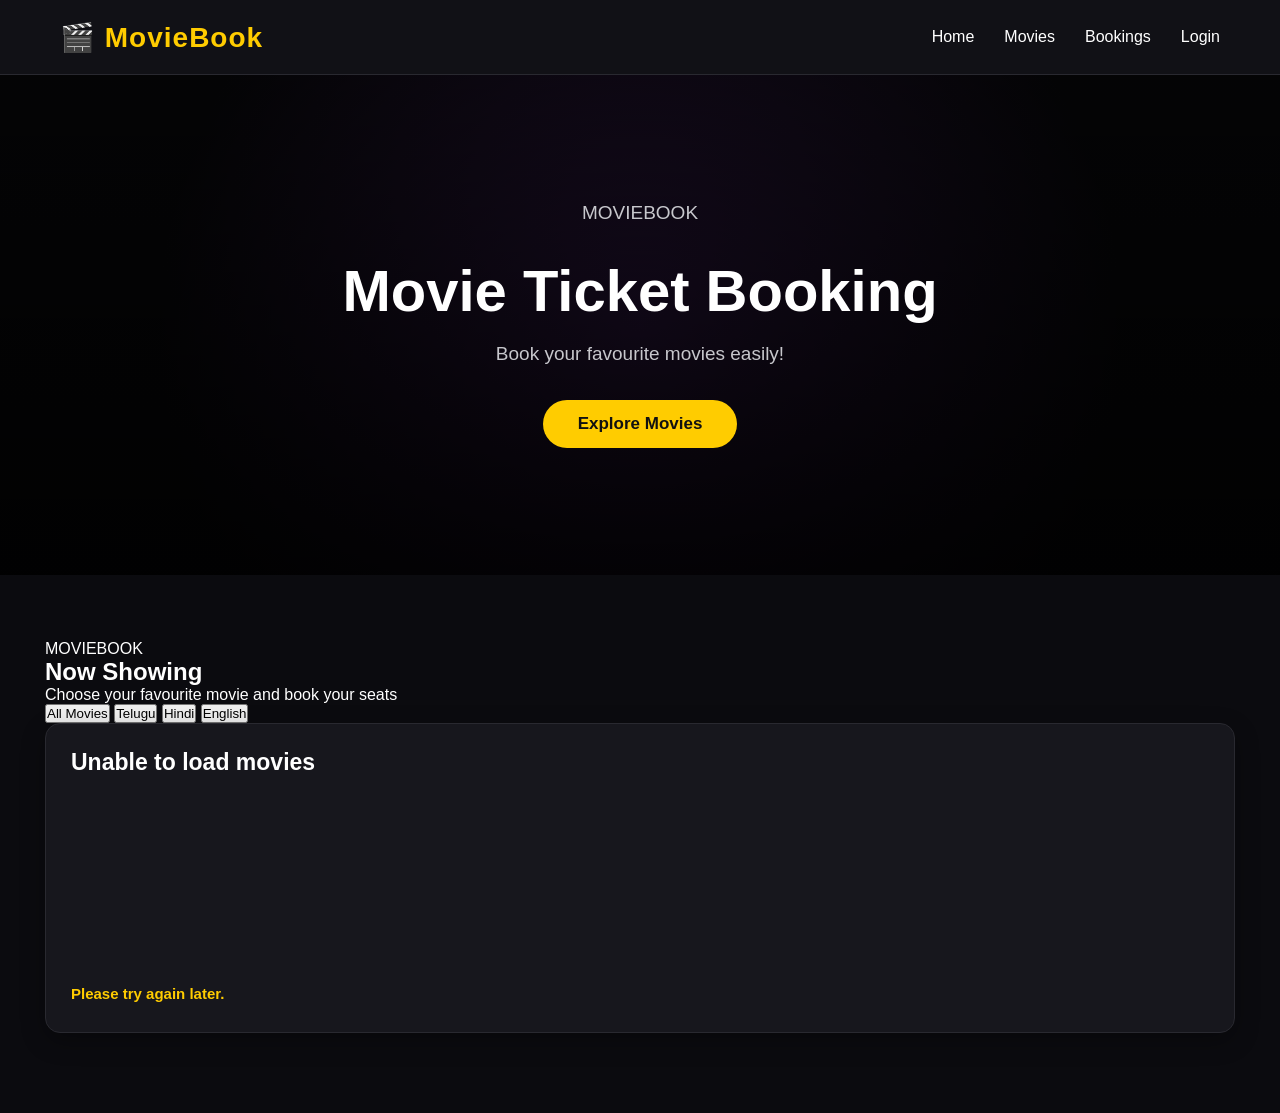
<file: index.html>
<!DOCTYPE html>
<html lang="en">

<head>

    <meta charset="UTF-8">

    <meta name="viewport"
          content="width=device-width, initial-scale=1.0">

    <title>MovieBook - Home</title>

    <link rel="stylesheet" href="style.css">

</head>


<body>


<!-- =====================================================
     NAVBAR
===================================================== -->

<nav class="navbar">

    <!-- LOGO -->

    <div class="logo">
        🎬 MovieBook
    </div>


    <!-- NAVIGATION LINKS -->

    <div class="nav-links">

        <a href="index.html">
            Home
        </a>


        <!-- Movies goes to Movies section on this page -->

        <a href="#movies">
            Movies
        </a>


        <a href="bookings.html">
            Bookings
        </a>


        <a href="login.html">
            Login
        </a>

    </div>

</nav>



<!-- =====================================================
     HERO SECTION
===================================================== -->

<section id="home" class="hero">

    <div class="hero-content">


        <p class="hero-small-title">
            MOVIEBOOK
        </p>


        <h1>
            Movie Ticket Booking
        </h1>


        <p>
            Book your favourite movies easily!
        </p>


        <button onclick="scrollToMovies()">
            Explore Movies
        </button>


    </div>

</section>



<!-- =====================================================
     MOVIES SECTION
===================================================== -->

<section id="movies"
         class="movies-section">


    <!-- SECTION HEADING -->

    <div class="movies-heading">

        <p class="movies-small-title">
            MOVIEBOOK
        </p>


        <h2>
            Now Showing
        </h2>


        <p>
            Choose your favourite movie and book your seats
        </p>

    </div>



    <!-- =================================================
         LANGUAGE FILTER
    ================================================== -->

    <div class="movie-filter">


        <button onclick="filterMovies('All')">
            All Movies
        </button>


        <button onclick="filterMovies('Telugu')">
            Telugu
        </button>


        <button onclick="filterMovies('Hindi')">
            Hindi
        </button>


        <button onclick="filterMovies('English')">
            English
        </button>


    </div>



    <!-- =================================================
         MOVIE CONTAINER
    ================================================== -->

    <div id="movieContainer"
         class="movie-container">

        <!-- Movies will be loaded from Spring Boot -->

    </div>


</section>



<!-- =====================================================
     JAVASCRIPT
===================================================== -->

<script src="navbar.js"></script>
<script src="script.js"></script>


</body>

</html>
</file>
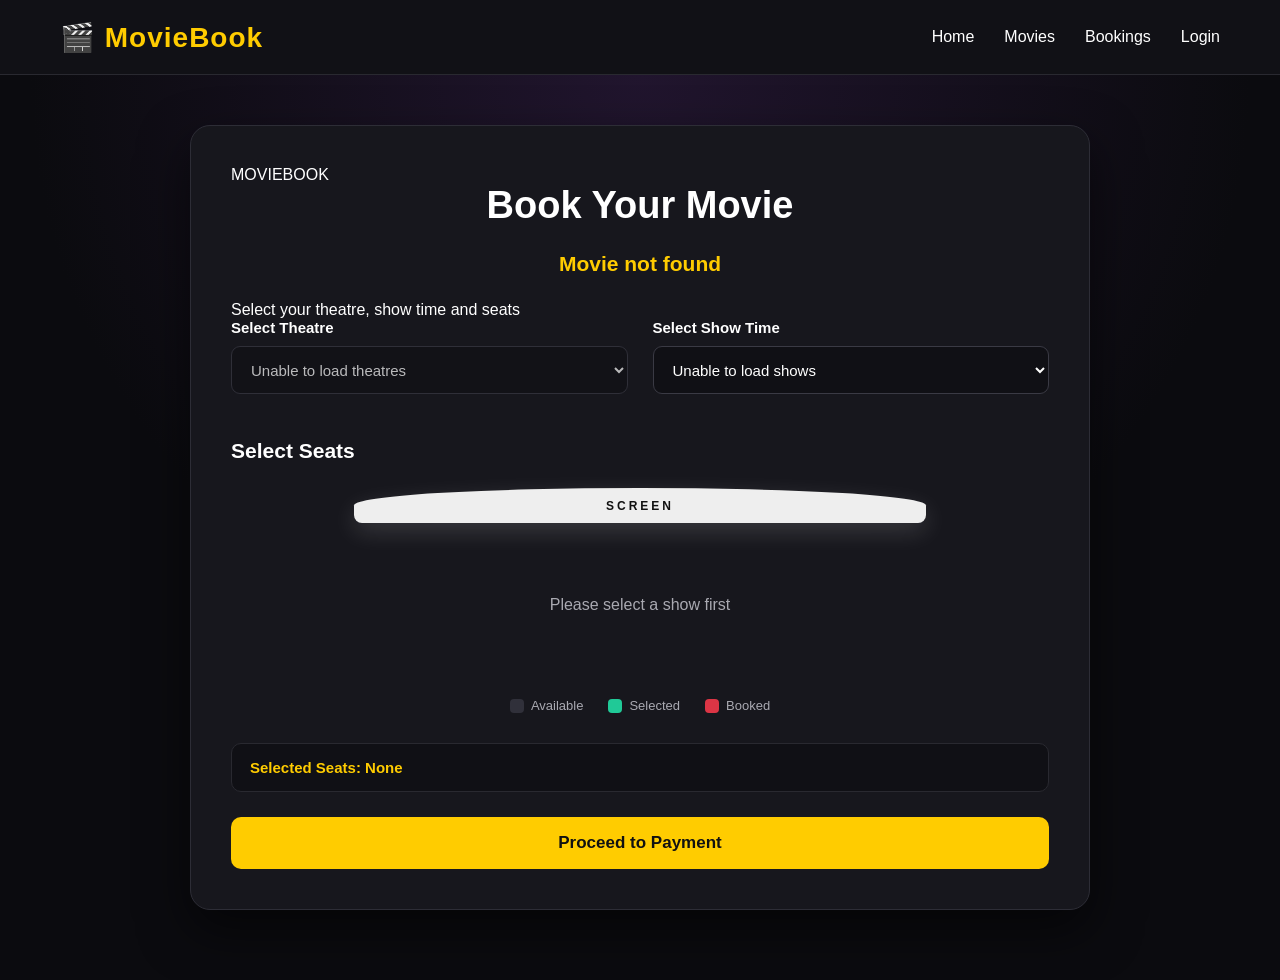
<file: booking.html>
<!DOCTYPE html>
<html lang="en">

<head>

    <meta charset="UTF-8">

    <meta name="viewport"
          content="width=device-width, initial-scale=1.0">

    <title>MovieBook - Book Movie</title>

    <link rel="stylesheet" href="style.css">

</head>


<body>


<!-- ================= NAVBAR ================= -->

<nav class="navbar">

    <div class="logo">
        🎬 MovieBook
    </div>


    <div class="nav-links">

        <a href="index.html">
            Home
        </a>

        <a href="movies.html">
            Movies
        </a>

        <a href="bookings.html">
            Bookings
        </a>

        <a href="login.html">
            Login
        </a>

    </div>

</nav>



<!-- ================= BOOKING PAGE ================= -->

<main class="booking-page">


    <!-- ================= BOOKING CARD ================= -->

    <div class="booking-container">


        <!-- ================= HEADING ================= -->

        <div class="booking-heading">

            <p class="booking-small-title">
                MOVIEBOOK
            </p>

            <h1>
                Book Your Movie
            </h1>

            <h2 id="selectedMovie">
                Selected Movie:
            </h2>

            <p class="booking-description">
                Select your theatre, show time and seats
            </p>

        </div>



        <!-- ================= THEATRE & SHOW TIME ================= -->

        <div class="booking-row">


            <!-- THEATRE -->

            <div class="form-group">

                <label for="theatre">
                    Select Theatre
                </label>


                <select
                    id="theatre"
                    onchange="loadShows()">

                    <option value="">
                        Select Theatre
                    </option>

                </select>

            </div>



            <!-- SHOW TIME -->

            <div class="form-group">

                <label for="showTime">
                    Select Show Time
                </label>


                <select
                    id="showTime"
                    onchange="loadSeats()">

                    <option value="">
                        Select Show Time
                    </option>

                </select>

            </div>

        </div>



        <!-- ================= SEATS ================= -->

        <div class="seat-section">

            <h3>
                Select Seats
            </h3>


            <!-- CINEMA SCREEN -->

            <div class="screen">
                SCREEN
            </div>


            <!-- SEAT CONTAINER -->

            <div id="seatContainer">

                <p>
                    Please select a show first
                </p>

            </div>



            <!-- ================= SEAT LEGEND ================= -->

            <div class="seat-legend">


                <div>

                    <span class="legend-seat available">
                    </span>

                    Available

                </div>


                <div>

                    <span class="legend-seat selected">
                    </span>

                    Selected

                </div>


                <div>

                    <span class="legend-seat booked">
                    </span>

                    Booked

                </div>


            </div>

        </div>



        <!-- ================= SELECTED SEATS ================= -->

        <div class="selected-seats-box">

            <p id="selectedSeatsText">
                Selected Seats: None
            </p>

        </div>



        <!-- ================= PAYMENT BUTTON ================= -->

        <button
            class="confirm-btn"
            onclick="proceedToPayment()">

            Proceed to Payment

        </button>


    </div>

</main>



<!-- ================= JAVASCRIPT ================= -->

<script src="navbar.js"></script>

<script src="booking.js"></script>

</body>

</html>
</file>
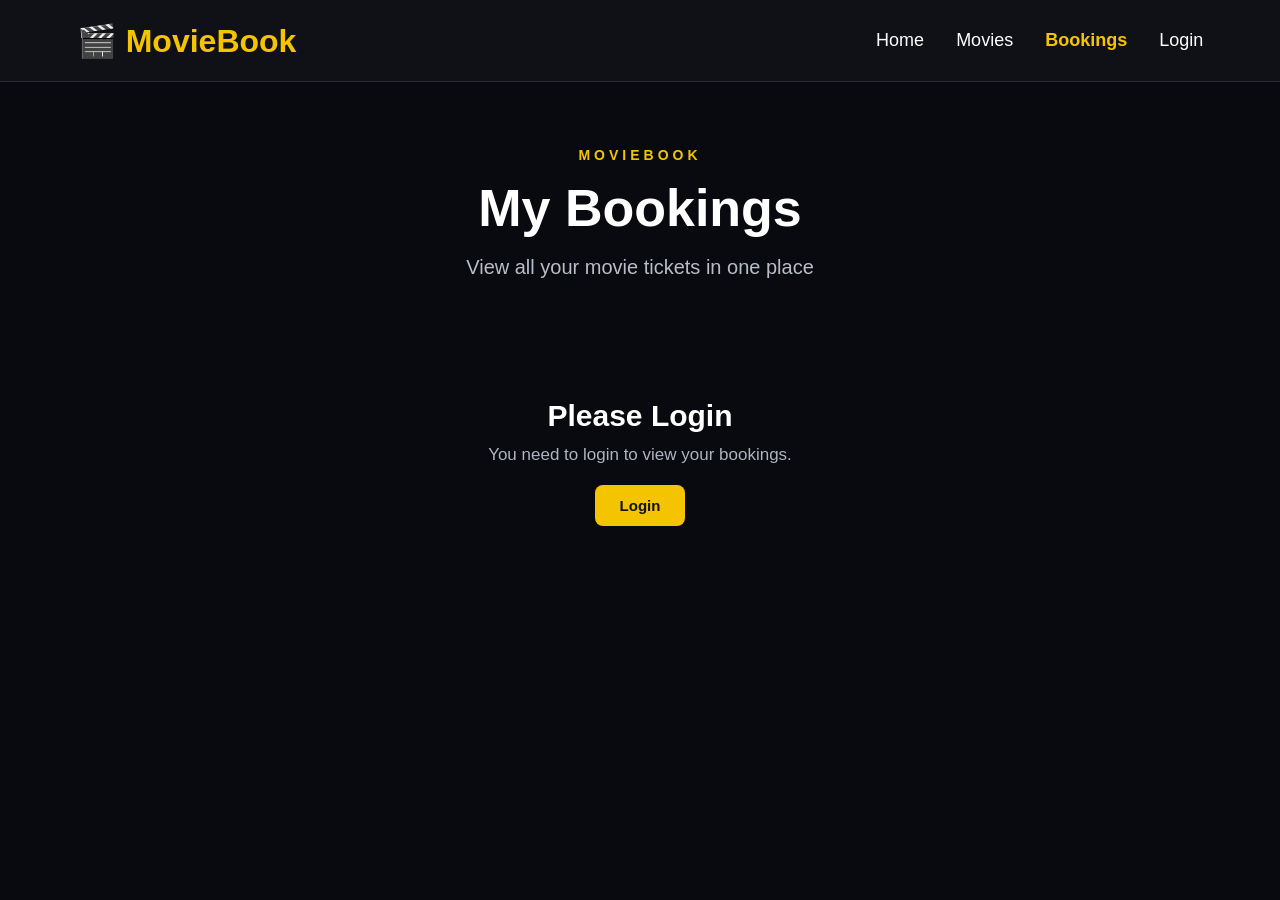
<file: bookings.html>
<!DOCTYPE html>
<html lang="en">

<head>

    <meta charset="UTF-8">

    <meta name="viewport"
          content="width=device-width, initial-scale=1.0">

    <title>MovieBook - My Bookings</title>

    <link rel="stylesheet" href="bookings.css">

</head>


<body>


<!-- ================= NAVBAR ================= -->

<nav class="navbar">

    <div class="logo">
        🎬 MovieBook
    </div>


    <div class="nav-links">

        <a href="index.html">
            Home
        </a>

        <a href="movies.html">
            Movies
        </a>

        <a href="bookings.html"
           class="active">

            Bookings

        </a>

        <a href="login.html">
            Login
        </a>

    </div>

</nav>



<!-- ================= MY BOOKINGS PAGE ================= -->

<main class="bookings-page">


    <!-- ================= HEADING ================= -->

    <div class="bookings-header">

        <p>
            MOVIEBOOK
        </p>

        <h1>
            My Bookings
        </h1>

        <span>
            View all your movie tickets in one place
        </span>

    </div>



    <!-- ================= BOOKINGS CONTAINER ================= -->

    <div id="bookingsContainer"
         class="bookings-container">

        <div class="loading">

            Loading your bookings...

        </div>

    </div>


</main>



<!-- ================= JAVASCRIPT ================= -->
<script src="navbar.js"></script>
<script src="bookings.js"></script>

</body>

</html>
</file>
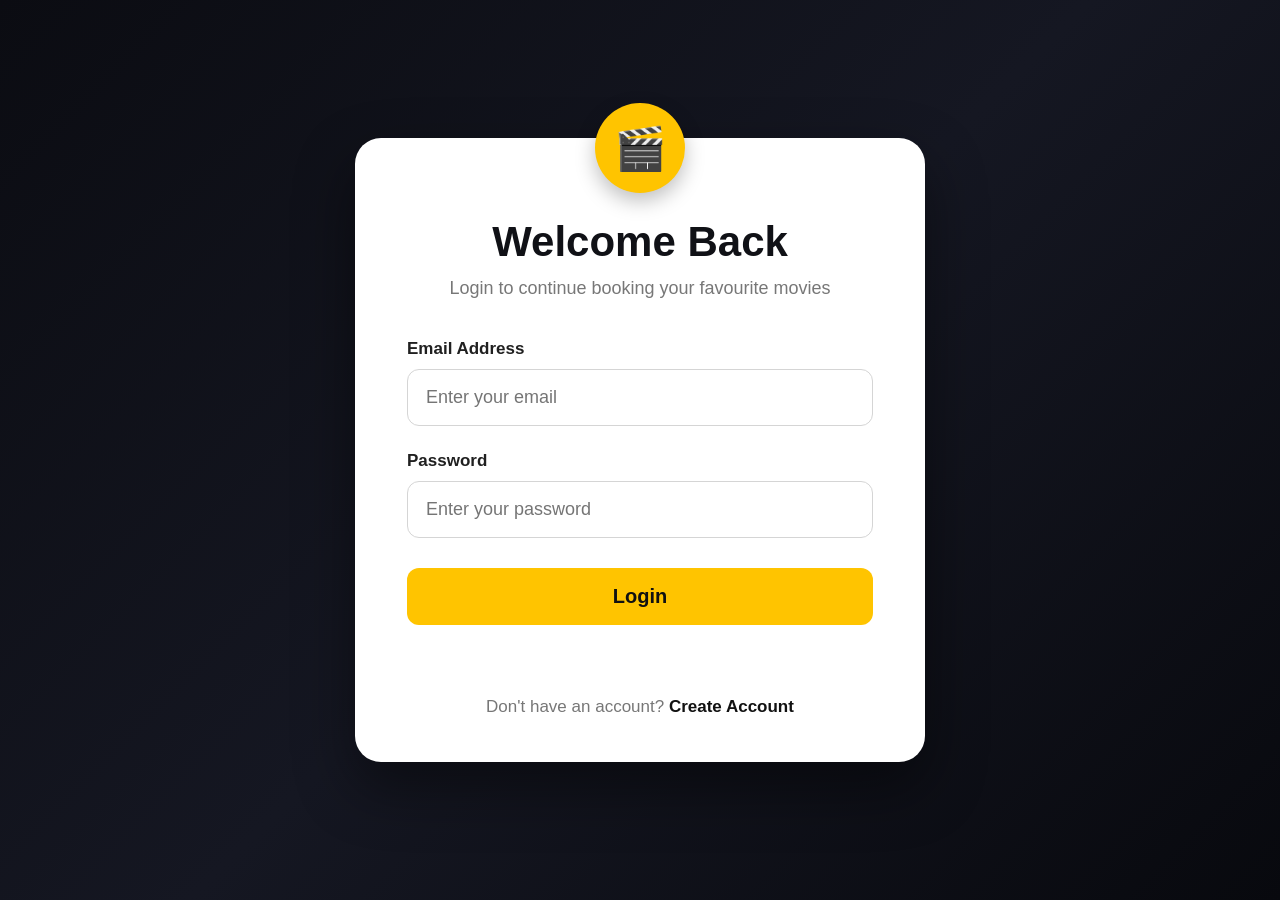
<file: login.html>
<!DOCTYPE html>
<html lang="en">

<head>

    <meta charset="UTF-8">

    <meta name="viewport"
          content="width=device-width, initial-scale=1.0">

    <title>MovieBook - Login</title>

    <link rel="stylesheet" href="login.css">

</head>


<body>


    <!-- ================= LOGIN PAGE ================= -->

    <div class="login-container">


        <!-- Movie Icon -->

        <div class="login-icon">
            🎬
        </div>


        <!-- Heading -->

        <h1>
            Welcome Back
        </h1>


        <p class="login-subtitle">
            Login to continue booking your favourite movies
        </p>


        <!-- ================= LOGIN FORM ================= -->

        <form id="loginForm">


            <!-- Email -->

            <div class="form-group">

                <label for="email">
                    Email Address
                </label>

                <input
                    type="email"
                    id="email"
                    placeholder="Enter your email"
                    required>

            </div>


            <!-- Password -->

            <div class="form-group">

                <label for="password">
                    Password
                </label>

                <input
                    type="password"
                    id="password"
                    placeholder="Enter your password"
                    required>

            </div>


            <!-- Login Button -->

            <button
                type="submit"
                class="login-btn">

                Login

            </button>


            <!-- Error / Success Message -->

            <p id="message"></p>


        </form>


        <!-- Register -->

        <p class="register-text">

            Don't have an account?

            <a href="register.html">
                Create Account
            </a>

        </p>


    </div>


    <!-- ================= JAVASCRIPT ================= -->

    <script src="login.js"></script>


</body>

</html>
</file>
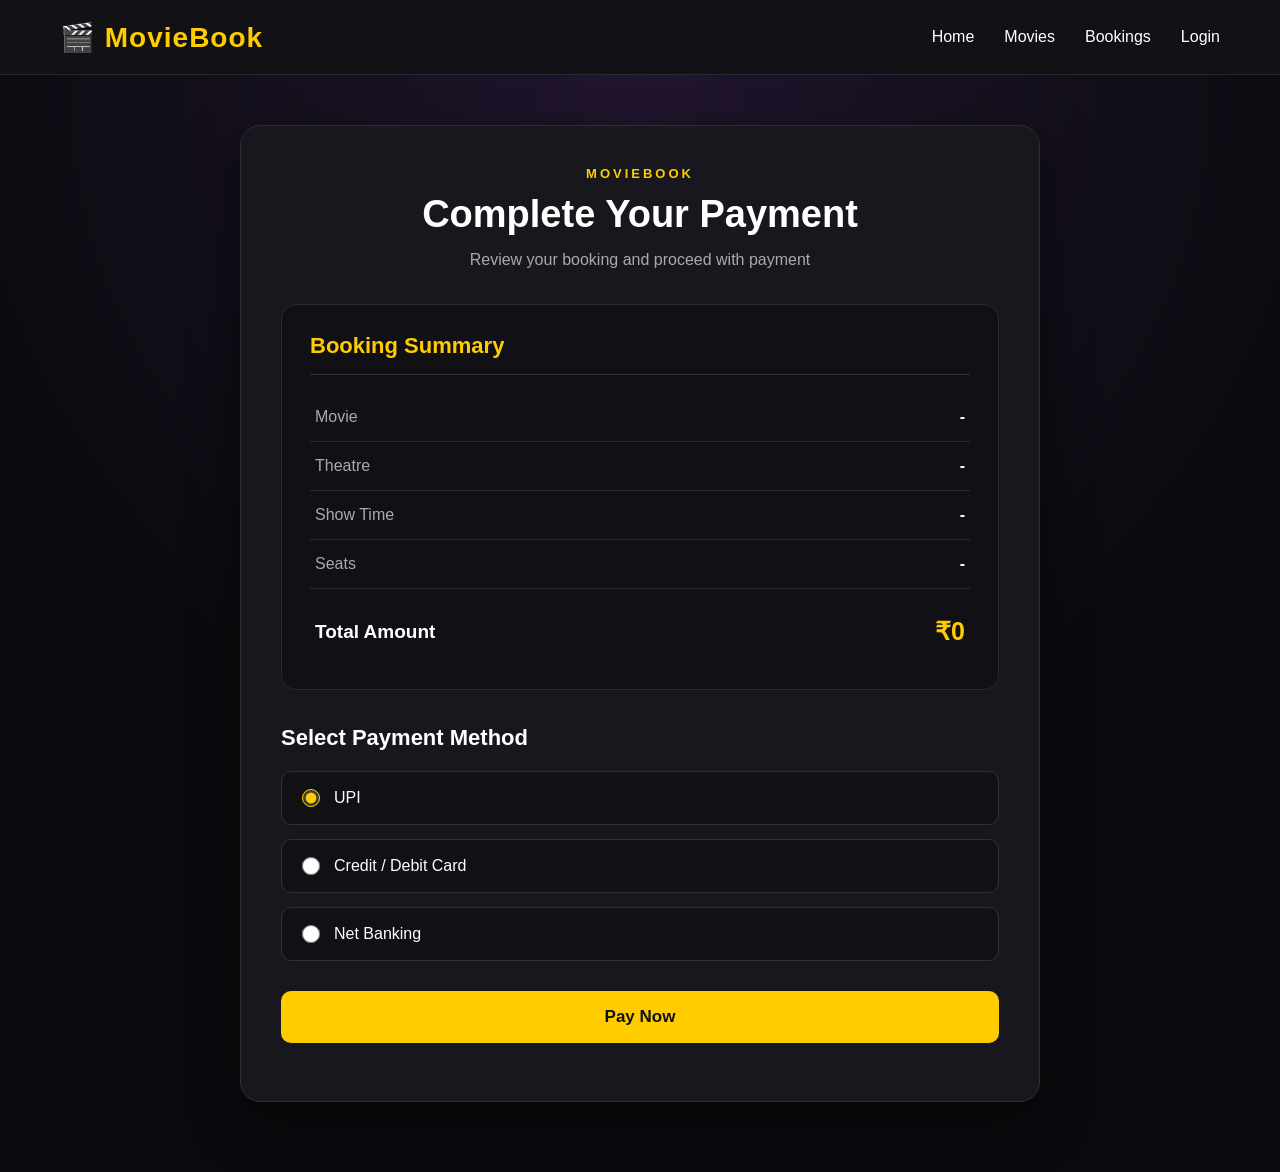
<file: payment.html>
<!DOCTYPE html>

<html lang="en">

<head>

    <meta charset="UTF-8">

    <meta name="viewport"
          content="width=device-width, initial-scale=1.0">

    <title>MovieBook - Payment</title>

    <link rel="stylesheet" href="style.css">

</head>

<body>

<!-- ================= NAVBAR ================= -->

<nav class="navbar">

    <div class="logo">
        🎬 MovieBook
    </div>

    <div class="nav-links">

        <a href="index.html">
            Home
        </a>

        <a href="movies.html">
            Movies
        </a>

        <a href="bookings.html">
            Bookings
        </a>

        <a href="login.html">
            Login
        </a>

    </div>

</nav>


<!-- ================= PAYMENT PAGE ================= -->

<main class="payment-page">

    <div class="payment-container">


        <!-- HEADING -->

        <div class="payment-heading">

            <p class="booking-small-title">
                MOVIEBOOK
            </p>

            <h1>
                Complete Your Payment
            </h1>

            <p>
                Review your booking and proceed with payment
            </p>

        </div>


        <!-- BOOKING SUMMARY -->

        <div class="payment-summary">

            <h2>
                Booking Summary
            </h2>


            <div class="summary-row">

                <span>Movie</span>

                <strong id="paymentMovie">
                    -
                </strong>

            </div>


            <div class="summary-row">

                <span>Theatre</span>

                <strong id="paymentTheatre">
                    -
                </strong>

            </div>


            <div class="summary-row">

                <span>Show Time</span>

                <strong id="paymentShowTime">
                    -
                </strong>

            </div>


            <div class="summary-row">

                <span>Seats</span>

                <strong id="paymentSeats">
                    -
                </strong>

            </div>


            <div class="summary-row total-row">

                <span>Total Amount</span>

                <strong id="totalAmount">
                    ₹0
                </strong>

            </div>

        </div>


        <!-- PAYMENT METHOD -->

        <div class="payment-method">

            <h2>
                Select Payment Method
            </h2>


            <label class="payment-option">

                <input
                    type="radio"
                    name="payment"
                    value="UPI"
                    checked
                >

                UPI

            </label>


            <label class="payment-option">

                <input
                    type="radio"
                    name="payment"
                    value="CARD"
                >

                Credit / Debit Card

            </label>


            <label class="payment-option">

                <input
                    type="radio"
                    name="payment"
                    value="NETBANKING"
                >

                Net Banking

            </label>

        </div>


        <!-- PAY BUTTON -->

        <button
            class="confirm-btn"
            onclick="makePayment()">

            Pay Now

        </button>


        <p id="paymentMessage"></p>


    </div>

</main>


<!-- JAVASCRIPT -->

<script src="navbar.js"></script>

<script src="payment.js"></script>

</body>

</html>
</file>
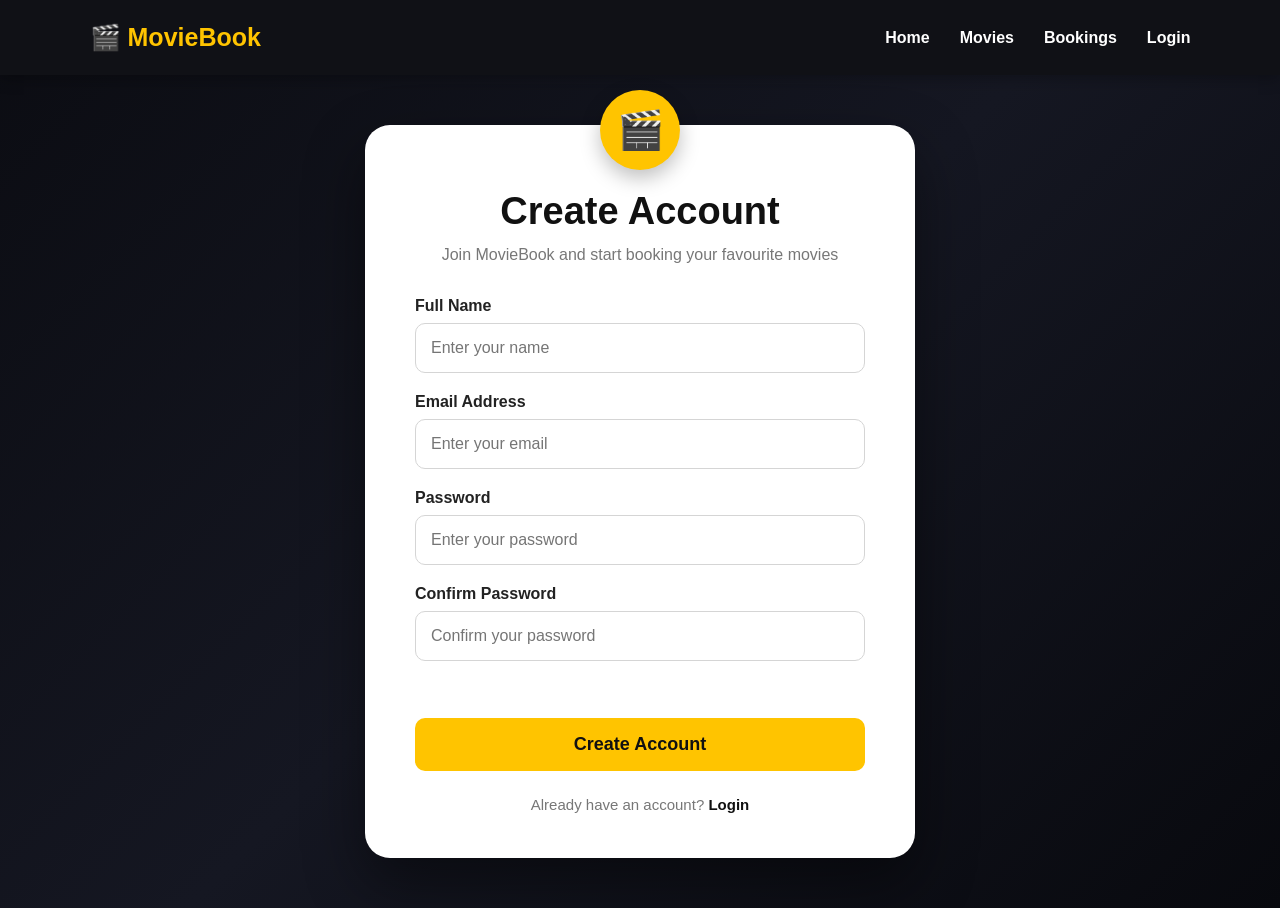
<file: register.html>
<!DOCTYPE html>
<html lang="en">

<head>

    <meta charset="UTF-8">

    <meta name="viewport"
          content="width=device-width, initial-scale=1.0">

    <title>MovieBook - Create Account</title>

    <link rel="stylesheet" href="register.css">

</head>

<body>

    <!-- ================= NAVBAR ================= -->

    <nav class="navbar">

        <div class="logo">
            🎬 MovieBook
        </div>

        <div class="nav-links">

            <a href="index.html">Home</a>

            <a href="movies.html">Movies</a>

            <a href="bookings.html">Bookings</a>

            <a href="login.html">Login</a>

        </div>

    </nav>


    <!-- ================= REGISTER SECTION ================= -->

    <main class="register-page">

        <div class="register-container">

            <div class="register-icon">
                🎬
            </div>

            <h1>
                Create Account
            </h1>

            <p class="register-subtitle">
                Join MovieBook and start booking your favourite movies
            </p>


            <!-- ================= REGISTER FORM ================= -->

            <form id="registerForm">

                <div class="form-group">

                    <label for="name">
                        Full Name
                    </label>

                    <input
                        type="text"
                        id="name"
                        placeholder="Enter your name"
                        required>

                </div>


                <div class="form-group">

                    <label for="email">
                        Email Address
                    </label>

                    <input
                        type="email"
                        id="email"
                        placeholder="Enter your email"
                        required>

                </div>


                <div class="form-group">

                    <label for="password">
                        Password
                    </label>

                    <input
                        type="password"
                        id="password"
                        placeholder="Enter your password"
                        required>

                </div>


                <div class="form-group">

                    <label for="confirmPassword">
                        Confirm Password
                    </label>

                    <input
                        type="password"
                        id="confirmPassword"
                        placeholder="Confirm your password"
                        required>

                </div>


                <p id="message"></p>


                <button
                    type="submit"
                    class="register-btn">

                    Create Account

                </button>

            </form>


            <p class="login-link">

                Already have an account?

                <a href="login.html">
                    Login
                </a>

            </p>

        </div>

    </main>


    <script src="register.js"></script>

</body>

</html>
</file>
<file: style.css>
/* =========================================================
   MOVIEBOOK - COMPLETE STYLE.CSS
   Home + Movies + Booking Page
========================================================= */


/* =========================================================
   RESET
========================================================= */

* {
    margin: 0;
    padding: 0;
    box-sizing: border-box;
}

html {
    scroll-behavior: smooth;
}

body {
    font-family: Arial, Helvetica, sans-serif;
    background: #0b0b0f;
    color: white;
    min-height: 100vh;
}


/* =========================================================
   NAVBAR
========================================================= */

nav,
.navbar {
    width: 100%;
    min-height: 75px;

    padding: 0 60px;

    display: flex;
    align-items: center;
    justify-content: space-between;

    background: #111116;

    border-bottom: 1px solid #292930;

    position: sticky;
    top: 0;

    z-index: 1000;
}


/* =========================================================
   LOGO
========================================================= */

.logo,
nav h2 {
    color: #ffcc00;

    font-size: 28px;

    font-weight: bold;

    letter-spacing: 1px;
}


/* =========================================================
   NAVIGATION LINKS
========================================================= */

.nav-links {
    display: flex;

    align-items: center;

    gap: 30px;
}

.nav-links a {
    color: white;

    text-decoration: none;

    font-size: 16px;

    transition: 0.3s;
}

.nav-links a:hover {
    color: #ffcc00;
}


/* =========================================================
   MOVIES DROPDOWN
========================================================= */

.dropdown {
    position: relative;
}

.dropbtn {
    width: auto !important;

    margin: 0 !important;

    padding: 8px 0 !important;

    background: transparent !important;

    border: none;

    color: white !important;

    font-size: 16px;

    cursor: pointer;
}

.dropbtn:hover {
    color: #ffcc00 !important;
}


/* =========================================================
   DROPDOWN CONTENT
========================================================= */

.dropdown-content {
    display: none;

    position: absolute;

    top: 42px;

    left: -25px;

    min-width: 180px;

    background: #18181f;

    border: 1px solid #30303a;

    border-radius: 10px;

    overflow: hidden;

    box-shadow:
        0 10px 30px rgba(0, 0, 0, 0.6);
}

.dropdown-content.show {
    display: block;
}

.dropdown-content a {
    display: block;

    padding: 13px 18px;

    color: white;

    text-decoration: none;

    font-size: 15px;
}

.dropdown-content a:hover {
    background: #292930;

    color: #ffcc00;
}


/* =========================================================
   HERO SECTION
========================================================= */

.hero {
    min-height: 500px;

    padding: 70px 20px;

    display: flex;

    flex-direction: column;

    justify-content: center;

    align-items: center;

    text-align: center;

    background:
        linear-gradient(
            rgba(0, 0, 0, 0.65),
            rgba(0, 0, 0, 0.9)
        ),

        radial-gradient(
            circle at center,
            #40205c,
            #0b0b0f 70%
        );
}


/* =========================================================
   HERO TITLE
========================================================= */

.hero h1 {
    font-size: 58px;

    line-height: 1.1;

    margin-bottom: 20px;
}

.hero p {
    color: #c7c7cc;

    font-size: 19px;

    margin-bottom: 35px;
}


/* =========================================================
   HERO BUTTON
========================================================= */

.hero button {
    width: auto !important;

    padding: 14px 35px;

    border: none;

    border-radius: 30px;

    background: #ffcc00;

    color: #111;

    font-size: 17px;

    font-weight: bold;

    cursor: pointer;

    transition: 0.3s;
}

.hero button:hover {
    background: white;

    transform: translateY(-3px);

    box-shadow:
        0 10px 30px rgba(255, 204, 0, 0.25);
}


/* =========================================================
   MOVIES SECTION
========================================================= */

.movies-section {
    max-width: 1250px;

    margin: auto;

    padding: 65px 30px 80px;
}

.movies-section > h2 {
    font-size: 35px;

    margin-bottom: 35px;

    color: white;
}


/* =========================================================
   MOVIE CONTAINER
========================================================= */

.movie-container {
    display: grid;

    grid-template-columns:
        repeat(
            auto-fit,
            minmax(260px, 1fr)
        );

    gap: 25px;
}


/* =========================================================
   MOVIE CARD
========================================================= */

.movie-card {
    min-height: 310px;

    padding: 25px;

    display: flex;

    flex-direction: column;

    justify-content: space-between;

    background: #17171d;

    border: 1px solid #292930;

    border-radius: 15px;

    box-shadow:
        0 8px 25px rgba(0, 0, 0, 0.3);

    transition: 0.3s;
}

.movie-card:hover {
    transform: translateY(-8px);

    border-color: #ffcc00;

    box-shadow:
        0 15px 40px rgba(0, 0, 0, 0.55);
}


/* =========================================================
   MOVIE TITLE
========================================================= */

.movie-card h3 {
    color: white;

    font-size: 23px;

    margin-bottom: 15px;
}


/* =========================================================
   MOVIE DETAILS
========================================================= */

.movie-card p {
    color: #bcbcc4;

    font-size: 15px;

    line-height: 1.8;
}

.movie-card p:last-of-type {
    color: #ffcc00;

    font-weight: bold;
}


/* =========================================================
   BOOK NOW BUTTON
========================================================= */

.movie-card button {
    width: 100%;

    padding: 13px;

    margin-top: 20px;

    border: none;

    border-radius: 8px;

    background: #ffcc00;

    color: #111;

    font-size: 16px;

    font-weight: bold;

    cursor: pointer;

    transition: 0.3s;
}

.movie-card button:hover {
    background: white;

    transform: scale(1.02);
}


/* =========================================================
   BOOKING PAGE
========================================================= */

.booking-page {
    min-height: calc(100vh - 75px);

    padding: 50px 20px 70px;

    display: flex;

    justify-content: center;

    align-items: flex-start;

    background:
        radial-gradient(
            circle at top,
            #21152e 0%,
            #0b0b0f 55%
        );
}


/* =========================================================
   BOOKING CONTAINER
========================================================= */

.booking-container {
    width: 100%;

    max-width: 900px;

    padding: 40px;

    background: #17171d;

    border: 1px solid #2d2d36;

    border-radius: 20px;

    box-shadow:
        0 20px 50px rgba(0, 0, 0, 0.55);
}


/* =========================================================
   BOOKING HEADING
========================================================= */

.booking-container h1 {
    text-align: center;

    font-size: 38px;

    margin-bottom: 25px;
}


/* =========================================================
   SELECTED MOVIE
========================================================= */

#selectedMovie {
    color: #ffcc00;

    text-align: center;

    margin-bottom: 25px;

    font-size: 21px;
}


/* =========================================================
   BOOKING DESCRIPTION
========================================================= */

.booking-container > p {
    color: #a9a9b1;

    font-size: 15px;

    margin-bottom: 25px;
}


/* =========================================================
   BOOKING ROW
========================================================= */

.booking-row {
    display: grid;

    grid-template-columns: 1fr 1fr;

    gap: 25px;

    margin-bottom: 40px;
}


/* =========================================================
   LABELS
========================================================= */

.booking-row label {
    display: block;

    margin-bottom: 10px;

    color: white;

    font-size: 15px;

    font-weight: bold;
}


/* =========================================================
   SELECT BOXES
========================================================= */

.booking-row select {
    width: 100%;

    height: 48px;

    padding: 0 15px;

    background: #101015;

    color: white;

    border: 1px solid #3a3a44;

    border-radius: 9px;

    font-size: 15px;

    outline: none;

    cursor: pointer;

    transition: 0.3s;
}

.booking-row select:hover {
    border-color: #555562;
}

.booking-row select:focus {
    border-color: #ffcc00;

    box-shadow:
        0 0 0 2px rgba(255, 204, 0, 0.08);
}


/* =========================================================
   SEAT SECTION
========================================================= */

.seat-section {
    padding-top: 5px;
}

.seat-section h3 {
    font-size: 21px;

    margin-bottom: 25px;
}


/* =========================================================
   CINEMA SCREEN
========================================================= */

.screen {
    width: 70%;

    height: 35px;

    margin: 0 auto 35px;

    display: flex;

    align-items: center;

    justify-content: center;

    background: #eeeeee;

    color: #111111;

    font-size: 12px;

    font-weight: bold;

    letter-spacing: 3px;

    border-radius:
        50% 50% 8px 8px;

    box-shadow:
        0 8px 25px rgba(255, 255, 255, 0.15);
}


/* =========================================================
   SEAT CONTAINER
========================================================= */

#seatContainer {
    min-height: 130px;

    display: grid;

    grid-template-columns:
        repeat(5, 48px);

    justify-content: center;

    column-gap: 12px;

    row-gap: 15px;

    padding: 15px 20px 30px;
}


/* =========================================================
   IMPORTANT:
   "PLEASE SELECT A SHOW FIRST"
   MUST USE FULL WIDTH
========================================================= */

#seatContainer > p {
    grid-column: 1 / -1;

    width: 100%;

    text-align: center;

    color: #a9a9b1;

    font-size: 16px;

    line-height: 1.5;

    padding: 20px 0;

    margin: 0;
}


/* =========================================================
   INDIVIDUAL SEAT
========================================================= */

#seatContainer .seat {
    width: 48px;

    height: 42px;

    margin: 0;

    border: none;

    border-radius: 8px;

    background: #30303a;

    color: white;

    font-size: 12px;

    font-weight: bold;

    cursor: pointer;

    transition: 0.2s;
}


/* =========================================================
   CENTER AISLE
========================================================= */

#seatContainer .seat:nth-child(3n) {
    margin-right: 25px;
}


/* =========================================================
   SEAT HOVER
========================================================= */

#seatContainer .seat:hover:not(:disabled) {
    background: #555563;

    transform: translateY(-3px);
}


/* =========================================================
   SELECTED SEAT
========================================================= */

#seatContainer .selected-seat {
    background: #20c997 !important;

    color: white;

    box-shadow:
        0 5px 15px rgba(32, 201, 151, 0.25);
}


/* =========================================================
   BOOKED SEAT
========================================================= */

#seatContainer .booked-seat {
    background: #dc3545 !important;

    color: white;

    opacity: 0.5;

    cursor: not-allowed;
}


/* =========================================================
   SEAT LEGEND
========================================================= */

.seat-legend {
    display: flex;

    justify-content: center;

    align-items: center;

    gap: 25px;

    padding: 10px 0 25px;

    color: #a9a9b1;

    font-size: 13px;
}

.seat-legend div {
    display: flex;

    align-items: center;

    gap: 7px;
}

.legend-seat {
    width: 14px;

    height: 14px;

    display: inline-block;

    border-radius: 4px;
}

.legend-seat.available {
    background: #30303a;
}

.legend-seat.selected {
    background: #20c997;
}

.legend-seat.booked {
    background: #dc3545;
}


/* =========================================================
   SELECTED SEATS TEXT
========================================================= */

#selectedSeatsText {
    margin-top: 5px;

    margin-bottom: 25px;

    padding: 15px 18px;

    background: #101015;

    border: 1px solid #292930;

    border-radius: 10px;

    color: #ffcc00;

    font-size: 15px;

    font-weight: bold;
}


/* =========================================================
   CONFIRM BOOKING BUTTON
========================================================= */

.confirm-btn {
    width: 100%;

    height: 52px;

    border: none;

    border-radius: 10px;

    background: #ffcc00;

    color: #111111;

    font-size: 17px;

    font-weight: bold;

    cursor: pointer;

    transition: 0.3s;
}

.confirm-btn:hover {
    background: white;

    transform: translateY(-2px);

    box-shadow:
        0 10px 25px rgba(255, 204, 0, 0.15);
}


/* =========================================================
   GENERAL CONTAINER
========================================================= */

.container {
    width: 100%;

    max-width: 800px;

    margin: 50px auto;

    padding: 35px;

    background: #17171d;

    border: 1px solid #292930;

    border-radius: 15px;

    box-shadow:
        0 10px 35px rgba(0, 0, 0, 0.4);
}


/* =========================================================
   FOOTER
========================================================= */

footer {
    text-align: center;

    padding: 30px;

    border-top: 1px solid #292930;

    color: #777780;

    font-size: 14px;
}


/* =========================================================
   TABLET RESPONSIVE
========================================================= */

@media (max-width: 768px) {

    /* NAVBAR */

    nav,
    .navbar {
        min-height: 75px;

        padding: 18px 20px;

        flex-direction: column;

        gap: 15px;
    }


    .nav-links {
        gap: 18px;

        flex-wrap: wrap;

        justify-content: center;
    }


    /* HERO */

    .hero {
        min-height: 430px;

        padding: 45px 20px;
    }

    .hero h1 {
        font-size: 40px;
    }

    .hero p {
        font-size: 16px;
    }


    /* MOVIES */

    .movies-section {
        padding: 45px 20px;
    }

    .movies-section > h2 {
        font-size: 30px;
    }

    .movie-container {
        grid-template-columns: 1fr;
    }


    /* BOOKING */

    .booking-page {
        padding: 30px 15px 50px;
    }

    .booking-container {
        padding: 25px 20px;

        border-radius: 15px;
    }

    .booking-container h1 {
        font-size: 30px;
    }


    /* FORM */

    .booking-row {
        grid-template-columns: 1fr;

        gap: 20px;

        margin-bottom: 30px;
    }


    /* SCREEN */

    .screen {
        width: 85%;
    }


    /* SEATS */

    #seatContainer {
        grid-template-columns:
            repeat(5, 40px);

        column-gap: 8px;

        row-gap: 12px;

        padding-left: 5px;

        padding-right: 5px;
    }

    #seatContainer .seat {
        width: 40px;

        height: 36px;

        font-size: 11px;
    }

    #seatContainer .seat:nth-child(3n) {
        margin-right: 15px;
    }


    /* LEGEND */

    .seat-legend {
        gap: 12px;

        flex-wrap: wrap;
    }
}


/* =========================================================
   MOBILE RESPONSIVE
========================================================= */

@media (max-width: 450px) {

    /* LOGO */

    .logo,
    nav h2 {
        font-size: 23px;
    }


    /* NAV LINKS */

    .nav-links {
        gap: 12px;
    }

    .nav-links a,
    .dropbtn {
        font-size: 14px;
    }


    /* HERO */

    .hero h1 {
        font-size: 32px;
    }

    .hero p {
        font-size: 15px;
    }


    /* BOOKING */

    .booking-container {
        padding: 20px 15px;
    }

    .booking-container h1 {
        font-size: 27px;
    }


    /* SEATS */

    #seatContainer {
        grid-template-columns:
            repeat(5, 38px);

        column-gap: 6px;

        row-gap: 10px;

        padding-left: 0;

        padding-right: 0;
    }

    #seatContainer .seat {
        width: 38px;

        height: 35px;

        font-size: 10px;
    }

    #seatContainer .seat:nth-child(3n) {
        margin-right: 10px;
    }


    /* SCREEN */

    .screen {
        width: 90%;

        height: 30px;

        font-size: 10px;
    }


    /* CONFIRM BUTTON */

    .confirm-btn {
        height: 48px;

        font-size: 15px;
    }
}
/* ===============================
   LOGGED-IN USER
================================ */

.user-name {
    color: #ffcc00;

    font-size: 16px;

    font-weight: bold;

    white-space: nowrap;
}


/* =========================================================
   PAYMENT PAGE
========================================================= */

.payment-page {
    min-height: calc(100vh - 75px);

    padding: 50px 20px 70px;

    display: flex;
    justify-content: center;
    align-items: flex-start;

    background:
        radial-gradient(
            circle at top,
            #21152e 0%,
            #0b0b0f 55%
        );
}


/* =========================================================
   PAYMENT CONTAINER
========================================================= */

.payment-container {
    width: 100%;

    max-width: 800px;

    padding: 40px;

    background: #17171d;

    border: 1px solid #2d2d36;

    border-radius: 20px;

    box-shadow:
        0 20px 50px rgba(0, 0, 0, 0.55);
}


/* =========================================================
   PAYMENT HEADING
========================================================= */

.payment-heading {
    text-align: center;

    margin-bottom: 35px;
}

.payment-heading .booking-small-title {
    color: #ffcc00;

    font-size: 13px;

    font-weight: bold;

    letter-spacing: 3px;

    margin-bottom: 12px;
}

.payment-heading h1 {
    color: white;

    font-size: 38px;

    margin-bottom: 15px;
}

.payment-heading p {
    color: #a9a9b1;

    font-size: 16px;
}


/* =========================================================
   BOOKING SUMMARY
========================================================= */

.payment-summary {
    padding: 28px;

    margin-bottom: 35px;

    background: #101015;

    border: 1px solid #292930;

    border-radius: 15px;
}

.payment-summary h2 {
    color: #ffcc00;

    font-size: 22px;

    margin-bottom: 18px;

    padding-bottom: 15px;

    border-bottom: 1px solid #30303a;
}


/* =========================================================
   SUMMARY ROW
========================================================= */

.summary-row {
    display: flex;

    justify-content: space-between;

    align-items: center;

    gap: 20px;

    padding: 15px 5px;

    border-bottom: 1px solid #292930;

    font-size: 16px;
}

.summary-row span {
    color: #a9a9b1;
}

.summary-row strong {
    color: white;

    font-weight: 600;

    text-align: right;
}


/* =========================================================
   TOTAL AMOUNT
========================================================= */

.total-row {
    margin-top: 8px;

    padding-top: 20px;

    border-bottom: none;

    font-size: 19px;
}

.total-row span {
    color: white;

    font-weight: bold;
}

.total-row strong {
    color: #ffcc00;

    font-size: 25px;

    font-weight: bold;
}


/* =========================================================
   PAYMENT METHOD
========================================================= */

.payment-method {
    margin-bottom: 30px;
}

.payment-method h2 {
    color: white;

    font-size: 22px;

    margin-bottom: 20px;
}


/* =========================================================
   PAYMENT OPTIONS
========================================================= */

.payment-option {
    display: flex;

    align-items: center;

    padding: 17px 20px;

    margin-bottom: 14px;

    background: #101015;

    border: 1px solid #30303a;

    border-radius: 10px;

    color: white;

    font-size: 16px;

    cursor: pointer;

    transition: 0.3s;
}

.payment-option:hover {
    border-color: #ffcc00;

    background: #1c1c23;

    transform: translateY(-2px);

    box-shadow:
        0 8px 20px rgba(255, 204, 0, 0.08);
}

.payment-option input {
    width: 18px;

    height: 18px;

    margin-right: 14px;

    accent-color: #ffcc00;

    cursor: pointer;
}


/* =========================================================
   PAY NOW BUTTON
========================================================= */

.payment-container .confirm-btn {
    width: 100%;

    height: 52px;

    border: none;

    border-radius: 10px;

    background: #ffcc00;

    color: #111111;

    font-size: 17px;

    font-weight: bold;

    cursor: pointer;

    transition: 0.3s;
}

.payment-container .confirm-btn:hover {
    background: white;

    transform: translateY(-2px);

    box-shadow:
        0 10px 25px rgba(255, 204, 0, 0.18);
}

.payment-container .confirm-btn:disabled {
    background: #555562;

    color: #a9a9b1;

    cursor: not-allowed;

    transform: none;

    box-shadow: none;
}


/* =========================================================
   PAYMENT MESSAGE
========================================================= */

#paymentMessage {
    text-align: center;

    margin-top: 18px;

    color: #ffcc00;

    font-weight: bold;
}


/* =========================================================
   PAYMENT PAGE RESPONSIVE
========================================================= */

@media (max-width: 768px) {

    .payment-page {
        padding: 30px 15px 50px;
    }

    .payment-container {
        padding: 28px 22px;

        border-radius: 15px;
    }

    .payment-heading h1 {
        font-size: 30px;
    }

    .payment-summary {
        padding: 20px;
    }
}


@media (max-width: 450px) {

    .payment-container {
        padding: 22px 15px;
    }

    .payment-heading h1 {
        font-size: 26px;
    }

    .summary-row {
        font-size: 14px;

        gap: 10px;
    }

    .total-row strong {
        font-size: 21px;
    }

    .payment-option {
        padding: 15px;
    }
}
</file>
<file: bookings.css>
/* =====================================================
   MOVIEBOOK - MY BOOKINGS
===================================================== */

* {
    margin: 0;
    padding: 0;
    box-sizing: border-box;
}

body {
    font-family: Arial, sans-serif;
    background: #090a0f;
    color: white;
    min-height: 100vh;
}


/* =====================================================
   NAVBAR
===================================================== */

.navbar {
    width: 100%;
    height: 82px;

    background: #101116;

    border-bottom: 1px solid #292c35;

    display: flex;
    align-items: center;
    justify-content: space-between;

    padding: 0 6%;
}


/* =====================================================
   LOGO
===================================================== */

.logo {
    color: #f5c400;

    font-size: 32px;

    font-weight: bold;

    display: flex;
    align-items: center;

    white-space: nowrap;
}


/* =====================================================
   NAV LINKS
===================================================== */

.nav-links {
    display: flex;

    align-items: center;

    gap: 32px;
}


.nav-links a {
    color: white;

    text-decoration: none;

    font-size: 18px;

    transition: 0.2s ease;
}


.nav-links a:hover {
    color: #f5c400;
}


/* Active Bookings */

.nav-links a.active {
    color: #f5c400;

    font-weight: bold;
}


/* =====================================================
   MY BOOKINGS PAGE
===================================================== */

.bookings-page {
    min-height: calc(100vh - 82px);

    padding-top: 65px;
}


/* =====================================================
   PAGE HEADING
===================================================== */

.bookings-header {
    text-align: center;

    margin-bottom: 50px;
}


/* MOVIEBOOK */

.bookings-header p {
    color: #f5c400;

    font-size: 14px;

    font-weight: bold;

    letter-spacing: 4px;

    margin-bottom: 15px;
}


/* MY BOOKINGS */

.bookings-header h1 {
    color: white;

    font-size: 52px;

    font-weight: bold;

    margin-bottom: 18px;
}


/* DESCRIPTION */

.bookings-header span {
    display: block;

    color: #b7bdc9;

    font-size: 20px;
}


/* =====================================================
   BOOKINGS CONTAINER
===================================================== */

.bookings-container {
    width: 90%;

    max-width: 1100px;

    margin: 0 auto 60px;
}


/* =====================================================
   BOOKING CARD
===================================================== */

.booking-ticket {
    width: 100%;

    max-width: 940px;

    margin: 0 auto 25px;

    background: #15181f;

    border: 1px solid #3b414d;

    border-radius: 15px;

    padding: 32px;

    box-shadow:
        0 8px 25px rgba(0, 0, 0, 0.35);
}


/* =====================================================
   BOOKING CARD TOP
===================================================== */

.ticket-top {
    display: flex;

    justify-content: space-between;

    align-items: flex-start;

    gap: 20px;
}


.ticket-label {
    display: block;

    color: #f5c400;

    font-size: 14px;

    font-weight: bold;

    letter-spacing: 2px;

    margin-bottom: 10px;
}


.ticket-top h2 {
    color: white;

    font-size: 30px;

    margin: 0;
}


.booking-id {
    color: #aeb4c0;

    font-size: 15px;

    text-align: right;
}


.booking-id strong {
    display: block;

    color: white;

    font-size: 18px;

    margin-top: 5px;
}


/* =====================================================
   DIVIDER
===================================================== */

.ticket-divider {
    height: 1px;

    background: #343944;

    margin: 25px 0;
}


/* =====================================================
   BOOKING DETAILS
===================================================== */

.ticket-details {
    display: grid;

    grid-template-columns:
        repeat(4, 1fr);

    gap: 25px;
}


.ticket-detail {
    display: flex;

    flex-direction: column;

    gap: 8px;
}


.ticket-detail span {
    color: #aeb4c0;

    font-size: 13px;

    font-weight: bold;

    letter-spacing: 1px;
}


.ticket-detail strong {
    color: white;

    font-size: 17px;
}


/* =====================================================
   BOTTOM
===================================================== */

.ticket-bottom {
    display: flex;

    justify-content: space-between;

    align-items: center;

    border-top: 1px solid #343944;

    margin-top: 25px;

    padding-top: 22px;
}


/* =====================================================
   🟢 BOOKED
===================================================== */

.status-confirmed {
    display: inline-flex;

    align-items: center;

    justify-content: center;

    background: #0b8f45;

    color: white;

    padding: 12px 22px;

    border-radius: 9px;

    font-size: 15px;

    font-weight: bold;

    min-width: 105px;

    box-shadow:
        0 4px 12px rgba(11, 143, 69, 0.25);
}


/* Check icon */

.status-confirmed::before {
    content: "✓";

    display: inline-flex;

    align-items: center;

    justify-content: center;

    width: 19px;

    height: 19px;

    border: 2px solid white;

    border-radius: 50%;

    margin-right: 8px;

    font-size: 11px;
}


/* =====================================================
   🔴 CANCELLED
===================================================== */

.status-cancelled {
    display: inline-flex;

    align-items: center;

    justify-content: center;

    background: #ef2929;

    color: white;

    padding: 12px 22px;

    border-radius: 9px;

    font-size: 15px;

    font-weight: bold;

    min-width: 120px;

    box-shadow:
        0 4px 12px rgba(239, 41, 41, 0.25);
}


/* X icon */

.status-cancelled::before {
    content: "×";

    display: inline-flex;

    align-items: center;

    justify-content: center;

    width: 19px;

    height: 19px;

    border: 2px solid white;

    border-radius: 50%;

    margin-right: 8px;

    font-size: 13px;
}


/* =====================================================
   🔴 CANCEL BOOKING
===================================================== */

.cancel-btn {
    display: inline-flex;

    align-items: center;

    justify-content: center;

    background: #ef2929;

    color: white;

    border: none;

    padding: 12px 22px;

    border-radius: 9px;

    font-size: 15px;

    font-weight: bold;

    cursor: pointer;

    transition: all 0.2s ease;

    box-shadow:
        0 4px 12px rgba(239, 41, 41, 0.25);
}


/* X icon */

.cancel-btn::before {
    content: "×";

    font-size: 22px;

    font-weight: normal;

    margin-right: 8px;
}


/* Hover */

.cancel-btn:hover {
    background: #d91f1f;

    transform: translateY(-2px);

    box-shadow:
        0 7px 18px rgba(239, 41, 41, 0.35);
}


/* Click */

.cancel-btn:active {
    transform: translateY(0);
}


/* =====================================================
   LOADING
===================================================== */

.loading {
    text-align: center;

    padding: 70px 20px;

    color: #aeb4c0;

    font-size: 18px;
}


/* =====================================================
   NO BOOKINGS
===================================================== */

.no-bookings {
    text-align: center;

    padding: 70px 20px;

    color: white;
}


.no-bookings h2 {
    font-size: 30px;

    margin-bottom: 12px;
}


.no-bookings p {
    color: #aeb4c0;

    font-size: 17px;
}


.no-bookings button {
    margin-top: 20px;

    background: #f5c400;

    color: #111;

    border: none;

    padding: 12px 25px;

    border-radius: 8px;

    font-size: 15px;

    font-weight: bold;

    cursor: pointer;
}


.no-bookings button:hover {
    background: #ffd633;
}


/* =====================================================
   RESPONSIVE
===================================================== */

@media (max-width: 800px) {

    .nav-links {
        gap: 18px;
    }

    .nav-links a {
        font-size: 16px;
    }

    .bookings-header h1 {
        font-size: 44px;
    }

    .ticket-details {
        grid-template-columns: repeat(2, 1fr);
    }
}


@media (max-width: 550px) {

    .navbar {
        height: auto;

        padding: 18px 5%;

        flex-direction: column;

        gap: 18px;
    }


    .logo {
        font-size: 28px;
    }


    .nav-links {
        flex-wrap: wrap;

        justify-content: center;

        gap: 15px;
    }


    .bookings-page {
        padding-top: 45px;
    }


    .bookings-header {
        padding: 0 15px;

        margin-bottom: 35px;
    }


    .bookings-header h1 {
        font-size: 38px;
    }


    .bookings-header span {
        font-size: 17px;
    }


    .booking-ticket {
        padding: 20px;
    }


    .ticket-top {
        flex-direction: column;
    }


    .booking-id {
        text-align: left;
    }


    .ticket-details {
        grid-template-columns: 1fr 1fr;

        gap: 18px;
    }


    .ticket-bottom {
        flex-direction: column;

        align-items: stretch;

        gap: 15px;
    }


    .status-confirmed,
    .status-cancelled,
    .cancel-btn {
        width: 100%;
    }

}
</file>
<file: login.css>
/* =========================================
   RESET
========================================= */

* {
    margin: 0;
    padding: 0;
    box-sizing: border-box;
}


/* =========================================
   BODY
========================================= */

body {

    min-height: 100vh;

    display: flex;

    justify-content: center;

    align-items: center;

    background:
        linear-gradient(
            135deg,
            #0b0c12,
            #151722,
            #08090e
        );

    font-family:
        Arial,
        Helvetica,
        sans-serif;

}


/* =========================================
   LOGIN CONTAINER
========================================= */

.login-container {

    width: 100%;

    max-width: 570px;

    background: #ffffff;

    padding: 45px 52px;

    border-radius: 26px;

    box-shadow:
        0 25px 60px rgba(0, 0, 0, 0.45);

    text-align: center;

}


/* =========================================
   ICON
========================================= */

.login-icon {

    width: 90px;

    height: 90px;

    margin: -80px auto 25px;

    display: flex;

    align-items: center;

    justify-content: center;

    background: #ffc400;

    border-radius: 50%;

    font-size: 42px;

    box-shadow:
        0 8px 20px rgba(0, 0, 0, 0.25);

}


/* =========================================
   HEADING
========================================= */

.login-container h1 {

    font-size: 42px;

    color: #101116;

    margin-bottom: 12px;

}


/* =========================================
   SUBTITLE
========================================= */

.login-subtitle {

    color: #777;

    font-size: 18px;

    margin-bottom: 40px;

}


/* =========================================
   FORM
========================================= */

#loginForm {

    text-align: left;

}


/* =========================================
   FORM GROUP
========================================= */

.form-group {

    margin-bottom: 25px;

}


/* =========================================
   LABEL
========================================= */

.form-group label {

    display: block;

    font-size: 17px;

    font-weight: 700;

    color: #202020;

    margin-bottom: 10px;

}


/* =========================================
   INPUT
========================================= */

.form-group input {

    width: 100%;

    padding: 17px 18px;

    border: 1px solid #d5d5d5;

    border-radius: 12px;

    font-size: 18px;

    outline: none;

    transition: 0.2s;

}


.form-group input:focus {

    border-color: #ffc400;

    box-shadow:
        0 0 0 3px rgba(255, 196, 0, 0.15);

}


/* =========================================
   LOGIN BUTTON
========================================= */

.login-btn {

    width: 100%;

    padding: 17px;

    margin-top: 5px;

    border: none;

    border-radius: 12px;

    background: #ffc400;

    color: #111;

    font-size: 20px;

    font-weight: 700;

    cursor: pointer;

    transition: 0.2s;

}


.login-btn:hover {

    background: #ffb900;

    transform: translateY(-1px);

}


/* =========================================
   MESSAGE
========================================= */

#message {

    text-align: center;

    font-size: 17px;

    font-weight: 600;

    margin-top: 22px;

    min-height: 20px;

}


/* =========================================
   REGISTER TEXT
========================================= */

.register-text {

    margin-top: 30px;

    color: #777;

    font-size: 17px;

}


.register-text a {

    color: #111;

    font-weight: 700;

    text-decoration: none;

}


.register-text a:hover {

    text-decoration: underline;

}


/* =========================================
   RESPONSIVE
========================================= */

@media (max-width: 600px) {

    .login-container {

        width: 92%;

        padding: 40px 25px;

    }


    .login-container h1 {

        font-size: 34px;

    }


    .login-subtitle {

        font-size: 16px;

    }

}
</file>
<file: register.css>
/* =========================================
   RESET
========================================= */

* {
    margin: 0;
    padding: 0;
    box-sizing: border-box;
}


/* =========================================
   BODY
========================================= */

body {

    min-height: 100vh;

    font-family:
        Arial,
        Helvetica,
        sans-serif;

    background:
        linear-gradient(
            135deg,
            #0b0c12,
            #151722,
            #08090e
        );

}


/* =========================================
   NAVBAR
========================================= */

.navbar {

    height: 75px;

    display: flex;

    align-items: center;

    justify-content: space-between;

    padding: 0 7%;

    background: #101116;

    box-shadow:
        0 3px 15px rgba(0, 0, 0, 0.3);

}


.logo {

    color: #ffc400;

    font-size: 25px;

    font-weight: 800;

}


.nav-links {

    display: flex;

    align-items: center;

    gap: 30px;

}


.nav-links a {

    color: white;

    text-decoration: none;

    font-size: 16px;

    font-weight: 600;

    transition: 0.2s;

}


.nav-links a:hover {

    color: #ffc400;

}


/* =========================================
   REGISTER PAGE
========================================= */

.register-page {

    min-height:
        calc(100vh - 75px);

    display: flex;

    justify-content: center;

    align-items: center;

    padding: 50px 20px;

}


/* =========================================
   REGISTER CONTAINER
========================================= */

.register-container {

    width: 100%;

    max-width: 550px;

    background: white;

    padding: 45px 50px;

    border-radius: 25px;

    text-align: center;

    box-shadow:
        0 25px 60px rgba(0, 0, 0, 0.45);

}


/* =========================================
   ICON
========================================= */

.register-icon {

    width: 80px;

    height: 80px;

    margin: -80px auto 20px;

    display: flex;

    align-items: center;

    justify-content: center;

    background: #ffc400;

    border-radius: 50%;

    font-size: 38px;

    box-shadow:
        0 8px 20px rgba(0, 0, 0, 0.25);

}


/* =========================================
   HEADING
========================================= */

.register-container h1 {

    color: #111;

    font-size: 38px;

    margin-bottom: 10px;

}


.register-subtitle {

    color: #777;

    font-size: 16px;

    line-height: 1.5;

    margin-bottom: 30px;

}


/* =========================================
   FORM
========================================= */

#registerForm {

    text-align: left;

}


.form-group {

    margin-bottom: 20px;

}


.form-group label {

    display: block;

    margin-bottom: 8px;

    color: #222;

    font-size: 16px;

    font-weight: 700;

}


.form-group input {

    width: 100%;

    padding: 15px;

    border: 1px solid #d5d5d5;

    border-radius: 10px;

    font-size: 16px;

    outline: none;

    transition: 0.2s;

}


.form-group input:focus {

    border-color: #ffc400;

    box-shadow:
        0 0 0 3px rgba(255, 196, 0, 0.15);

}


/* =========================================
   MESSAGE
========================================= */

#message {

    min-height: 22px;

    text-align: center;

    font-size: 15px;

    font-weight: 600;

    margin: 10px 0 15px;

}


/* =========================================
   REGISTER BUTTON
========================================= */

.register-btn {

    width: 100%;

    padding: 16px;

    border: none;

    border-radius: 10px;

    background: #ffc400;

    color: #111;

    font-size: 18px;

    font-weight: 700;

    cursor: pointer;

    transition: 0.2s;

}


.register-btn:hover {

    background: #ffb900;

    transform: translateY(-1px);

}


/* =========================================
   LOGIN LINK
========================================= */

.login-link {

    margin-top: 25px;

    color: #777;

    font-size: 15px;

}


.login-link a {

    color: #111;

    font-weight: 700;

    text-decoration: none;

}


.login-link a:hover {

    text-decoration: underline;

}


/* =========================================
   MOBILE
========================================= */

@media (max-width: 700px) {

    .navbar {

        padding: 0 20px;

    }


    .nav-links {

        gap: 12px;

    }


    .nav-links a {

        font-size: 13px;

    }


    .register-container {

        padding: 40px 25px;

    }


    .register-container h1 {

        font-size: 30px;

    }

}
</file>
